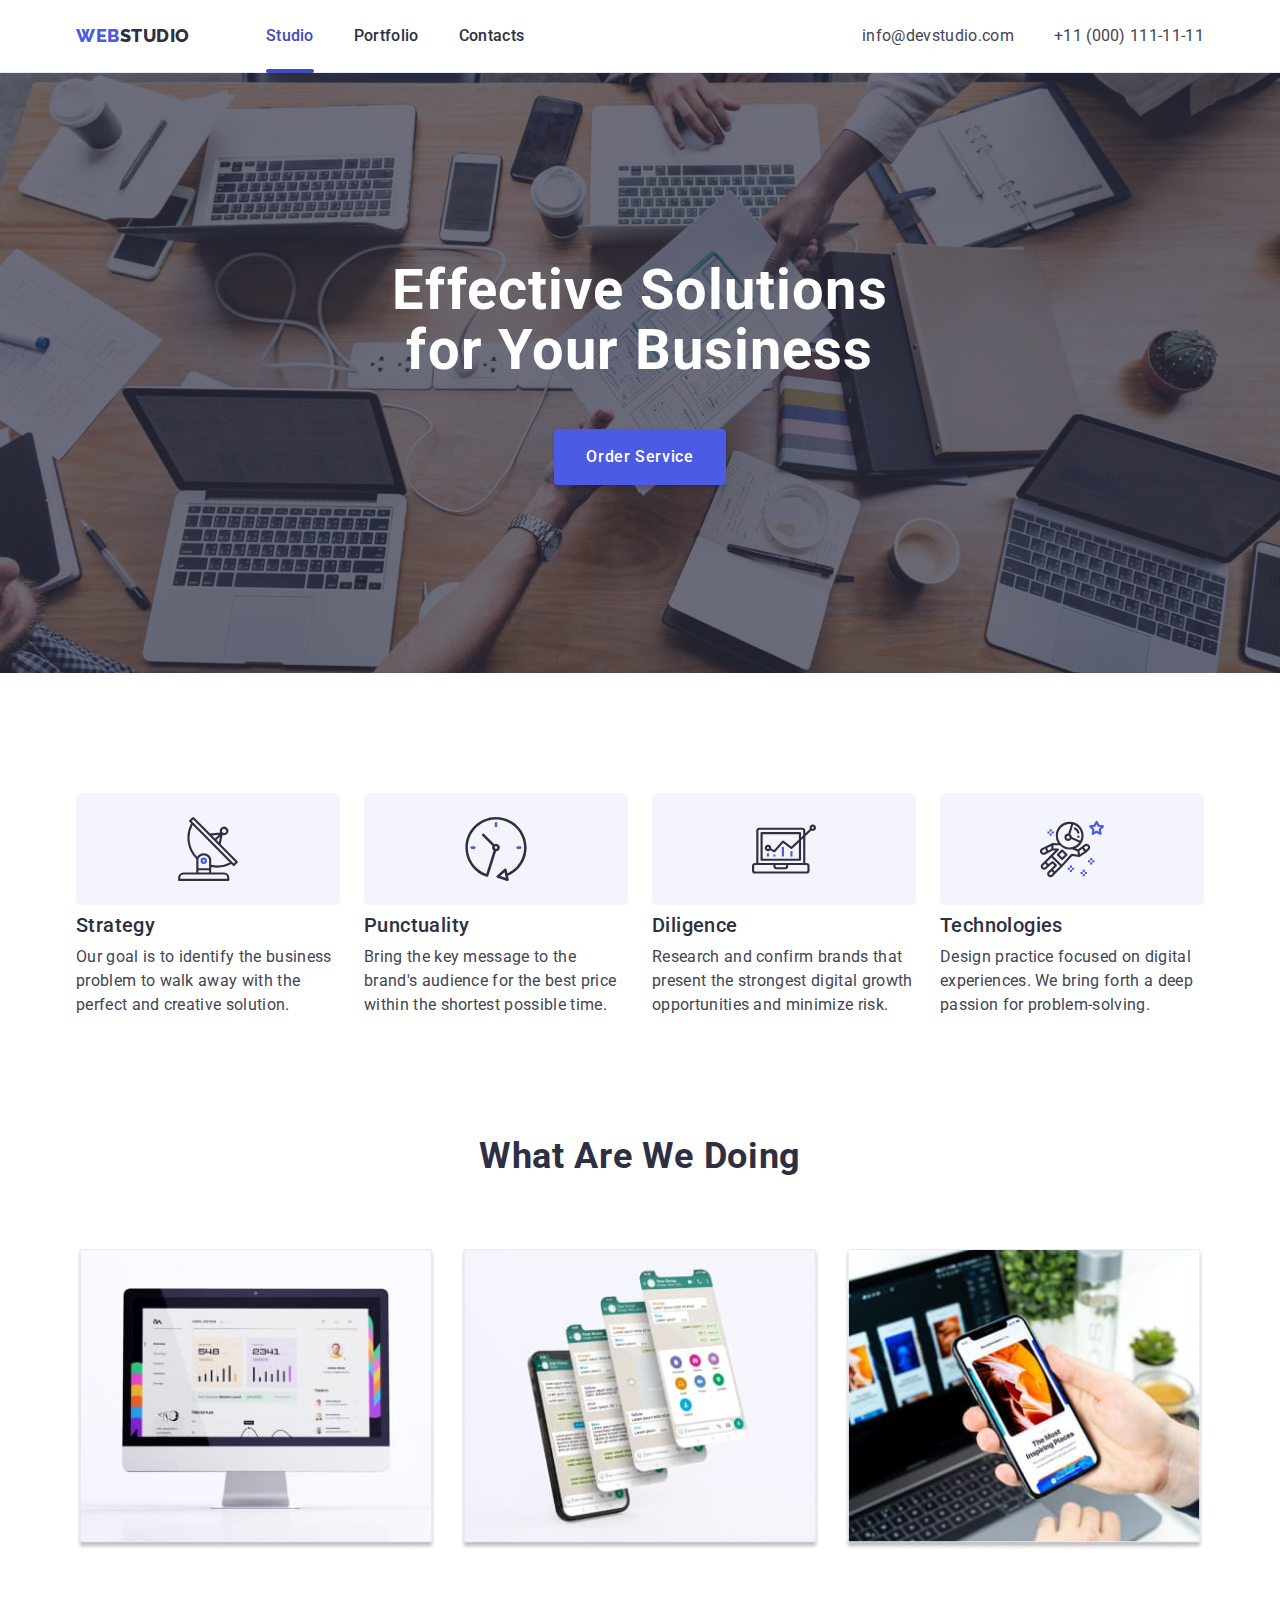
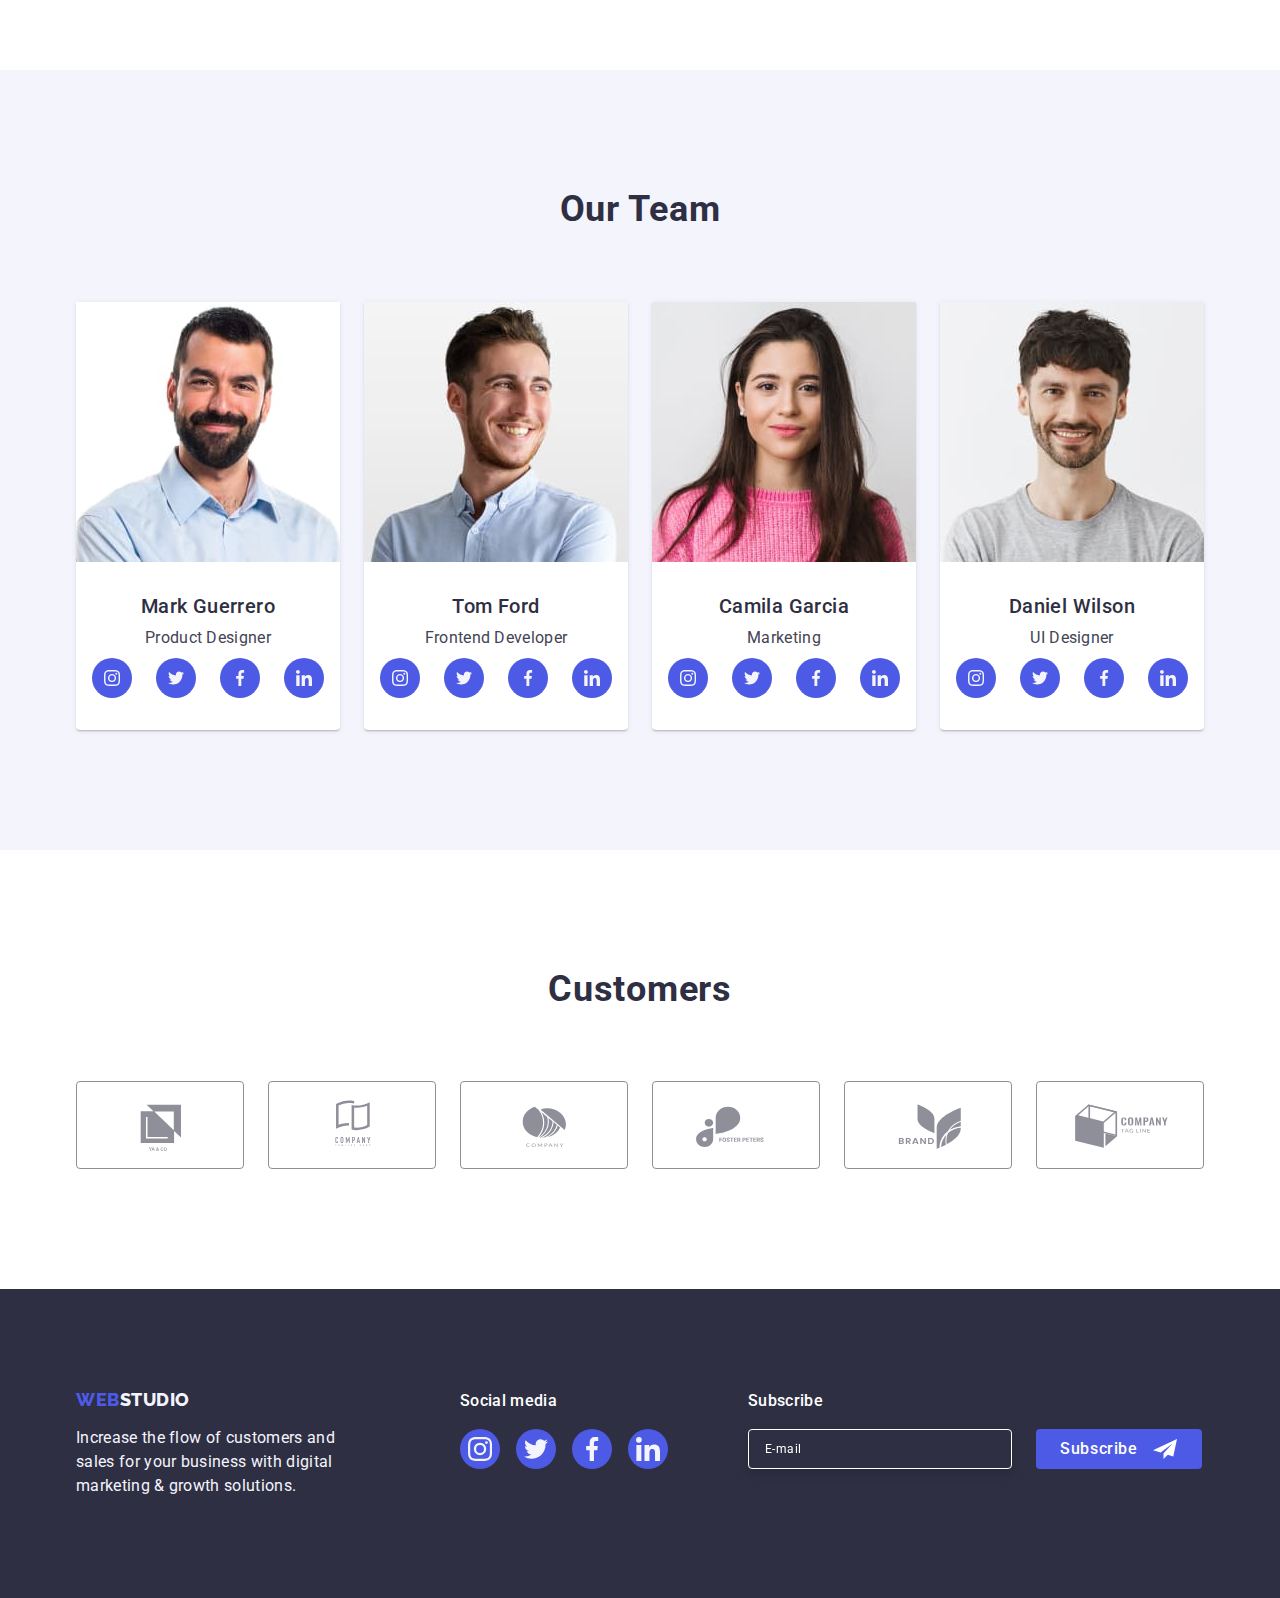
<file: index.html>
<!DOCTYPE html>
<html lang="en">
  <head>
    <meta charset="UTF-8" />
    <meta http-equiv="X-UA-Compatible" content="IE=edge" />
    <meta name="viewport" content="width=device-width, initial-scale=1.0" />
    <title>WebStudio</title>

    <link rel="preconnect" href="https://fonts.googleapis.com" />
    <link rel="preconnect" href="https://fonts.gstatic.com" crossorigin />
    <link
      href="https://fonts.googleapis.com/css2?family=Raleway:wght@800&family=Roboto:wght@400;500;700;900&display=swap"
      rel="stylesheet"
    />
    <!-- Normalize styles -->
    <link
      href="https://cdn.jsdelivr.net/npm/modern-normalize@1.1.0/modern-normalize.min.css"
      rel="stylesheet"
    />

    <link rel="stylesheet" href="./css/styles.css" />
  </head>

  <body>
    <!-- Header page -->
    <header class="header">
      <div class="container header-page">
        <nav class="nav-page">
          <a href="./index.html" class="logo link"
            >Web<span class="logo-dark">Studio</span></a
          >
          <ul class="menu list">
            <li class="item">
              <a href="./index.html" class="menu-header activ link">Studio</a>
            </li>
            <li class="item">
              <a href="./portfolio.html" class="menu-header link">Portfolio</a>
            </li>
            <li class="item">
              <a href="" class="menu-header link">Contacts</a>
            </li>
          </ul>
        </nav>

        <address class="address">
          <ul class="address list">
            <li class="item">
              <a href="mailto:info@devstudio.com" class="address link"
                >info@devstudio.com</a
              >
            </li>
            <li class="item">
              <a href="tel:+110001111111" class="address link"
                >+11 (000) 111-11-11</a
              >
            </li>
          </ul>
        </address>
      </div>
    </header>

    <main>
      <!-- Section Hero image-->
      <section class="hero">
        <div class="container">
          <h1 class="hero-title">Effective Solutions for Your Business</h1>
          <button class="btn hero-btn" type="button" data-modal-open>
            Order Service
          </button>
        </div>
      </section>

      <!-- Modal window -->
      <div class="background is-hidden" data-modal>
        <div class="modal">
          <button class="modal-btn" type="button" data-modal-close>
            <svg class="modal-icon" width="8" height="8">
              <use href="./images/icon.svg#icon-close-black"></use>
            </svg>
          </button>

          <!-------------------------------------------------------------->
          <strong class="modal-text">
            Leave your contacts and we will call you back
          </strong>

          <form class="modal-form" name="modal_form" autocomplete="off">
            <label class="modal-form-label">
              <span class="modal-form-text">Name</span>
              <span class="modal-form-input-wrapper">
                <input
                  class="modal-imput"
                  type="text"
                  name="user_name"
                  required
                  minlength="2"
                />
                <svg class="modal-form-icon" width="18" height="24">
                  <use href="./images/icon.svg#icon-person"></use>
                </svg>
              </span>
            </label>

            <label class="modal-form-label">
              <span class="modal-form-text">Phone</span>
              <span class="modal-form-input-wrapper">
                <input
                  class="modal-imput"
                  type="tel"
                  name="phone_number"
                  required
                  minlength="12"
                  maxlength="12"
                />
                <svg class="modal-form-icon" width="18" height="24">
                  <use href="./images/icon.svg#icon-phone"></use>
                </svg>
              </span>
            </label>

            <label class="modal-form-label">
              <span class="modal-form-text">Email</span>
              <span class="modal-form-input-wrapper">
                <input
                  class="modal-imput"
                  type="email"
                  name="email"
                  required
                  pattern="^(?=.*[a-z])(?=.*[A-Z])"
                />
                <svg class="modal-form-icon" width="18" height="24">
                  <use href="./images/icon.svg#icon-email"></use>
                </svg>
              </span>
            </label>

            <label class="modal-form-comment">
              <span class="modal-form-text">Comment</span>
              <textarea
                class="modal-comment"
                name="feedback"
                rows="5"
                placeholder="Text input"
              ></textarea>
            </label>

            <label class="modal-form-agreement">
              <input
                class="modal-form-agreement-box"
                type="checkbox"
                name="user_agreementy"
              />
              <span class="modal-form-text-agreement"
                >I accept the terms and conditions of the
                <a class="modal-form-agreement-link" href=""
                  >Privacy Policy</a
                ></span
              >
            </label>

            <button class="btn" type="submit">Send</button>
          </form>

          <!-- /------------------------------------------------------------------>
        </div>
      </div>

      <!-- Section 2  -->
      <section class="section">
        <div class="container">
          <h2 class="section-title visually-hidden">Company features</h2>
          <ul class="feature-list list">
            <li class="functions">
              <div class="functions-ikon">
                <svg class="icon-svg" width="64" height="64">
                  <use href="./images/icon.svg#icon-antenna"></use>
                </svg>
              </div>
              <h3 class="section-heading">Strategy</h3>
              <p class="section-text">
                Our goal is to identify the business problem to walk away with
                the perfect and creative solution.
              </p>
            </li>

            <li class="functions">
              <div class="functions-ikon">
                <svg class="icon-svg" width="64" height="64">
                  <use href="./images/icon.svg#icon-clock"></use>
                </svg>
              </div>
              <h3 class="section-heading">Punctuality</h3>
              <p class="section-text">
                Bring the key message to the brand's audience for the best price
                within the shortest possible time.
              </p>
            </li>

            <li class="functions">
              <div class="functions-ikon">
                <svg class="icon-svg" width="64" height="64">
                  <use href="./images/icon.svg#icon-diagram"></use>
                </svg>
              </div>
              <h3 class="section-heading">Diligence</h3>
              <p class="section-text">
                Research and confirm brands that present the strongest digital
                growth opportunities and minimize risk.
              </p>
            </li>

            <li class="functions">
              <div class="functions-ikon">
                <svg class="icon-svg" width="64" height="64">
                  <use href="./images/icon.svg#icon-astronaut"></use>
                </svg>
              </div>
              <h3 class="section-heading">Technologies</h3>
              <p class="section-text">
                Design practice focused on digital experiences. We bring forth a
                deep passion for problem-solving.
              </p>
            </li>
          </ul>
        </div>
      </section>

      <!-- Section 3 -->
      <section class="section-three">
        <div class="container">
          <h2 class="section-subject">What are we doing</h2>
          <ul class="section-image list">
            <li class="sect-img">
              <img
                class="image link"
                src="./images/hw-01/computer.jpg"
                alt="computer"
                width="360"
                height="300"
              />
            </li>
            <li class="sect-img">
              <img
                class="image link"
                src="./images/hw-01/telephone.jpg"
                alt="telephone"
                width="360"
                height="300"
              />
            </li>
            <li class="sect-img">
              <img
                class="image link"
                src="./images/hw-01/phone_in_hand.jpg"
                alt="phone in hand"
                width="360"
                height="300"
              />
            </li>
          </ul>
        </div>
      </section>

      <!-- Section 4 -->
      <section class="sections-page">
        <div class="container">
          <h2 class="section-title">Our Team</h2>
          <ul class="sections-list list">
            <li class="items">
              <img
                class="img link"
                src="./images/hw-01/Mark_Guerrero.jpg"
                alt="Mark Guerrero"
                width="264"
                height="260"
              />
              <div class="name-position">
                <h3 class="section-heading">Mark Guerrero</h3>
                <p class="section-text-position">Product Designer</p>
                <ul class="social-list list">
                  <li class="social-list-item">
                    <a
                      class="social-link link"
                      href="http://instagram.com"
                      target="_blank"
                      rel="noopener noreferrer"
                      aria-label="Instagram ikon"
                    >
                      <svg class="social-ikon" width="16" height="16">
                        <use href="./images/icon.svg#icon-instagram"></use>
                      </svg>
                    </a>
                  </li>
                  <li class="social-list-item">
                    <a
                      class="social-link link"
                      href="http://twitter.com"
                      target="_blank"
                      rel="noopener noreferrer"
                      aria-label="Twitter ikon"
                    >
                      <svg class="social-ikon" width="16" height="16">
                        <use href="./images/icon.svg#icon-twitter"></use>
                      </svg>
                    </a>
                  </li>
                  <li class="social-list-item">
                    <a
                      class="social-link link"
                      href="http://facebook.com"
                      target="_blank"
                      rel="noopener noreferrer"
                      aria-label="Facebook ikon"
                    >
                      <svg class="social-ikon" width="16" height="16">
                        <use href="./images/icon.svg#icon-facebook"></use>
                      </svg>
                    </a>
                  </li>
                  <li class="social-list-item">
                    <a
                      class="social-link link"
                      href="http://linkedin.com"
                      target="_blank"
                      rel="noopener noreferrer"
                      aria-label="linkedin ikon"
                    >
                      <svg class="social-ikon" width="16" height="16">
                        <use href="./images/icon.svg#icon-linkedin"></use>
                      </svg>
                    </a>
                  </li>
                </ul>
              </div>
            </li>

            <li class="items">
              <img
                class="img link"
                src="./images/hw-01/Tom_Ford.jpg"
                alt="Tom Ford"
                width="264"
                height="260"
              />
              <div class="name-position">
                <h3 class="section-heading">Tom Ford</h3>
                <p class="section-text-position">Frontend Developer</p>
                <ul class="social-list list">
                  <li class="social-list-item">
                    <a
                      class="social-link link"
                      href="http://instagram.com"
                      target="_blank"
                      rel="noopener noreferrer"
                      aria-label="Instagram ikon"
                    >
                      <svg class="social-ikon" width="16" height="16">
                        <use href="./images/icon.svg#icon-instagram"></use>
                      </svg>
                    </a>
                  </li>
                  <li class="social-list-item">
                    <a
                      class="social-link link"
                      href="http://twitter.com"
                      target="_blank"
                      rel="noopener noreferrer"
                      aria-label="Twitter ikon"
                    >
                      <svg class="social-ikon" width="16" height="16">
                        <use href="./images/icon.svg#icon-twitter"></use>
                      </svg>
                    </a>
                  </li>
                  <li class="social-list-item">
                    <a
                      class="social-link link"
                      href="http://facebook.com"
                      target="_blank"
                      rel="noopener noreferrer"
                      aria-label="Facebook ikon"
                    >
                      <svg class="social-ikon" width="16" height="16">
                        <use href="./images/icon.svg#icon-facebook"></use>
                      </svg>
                    </a>
                  </li>
                  <li class="social-list-item">
                    <a
                      class="social-link link"
                      href="http://linkedin.com"
                      target="_blank"
                      rel="noopener noreferrer"
                      aria-label="linkedin ikon"
                    >
                      <svg class="social-ikon" width="16" height="16">
                        <use href="./images/icon.svg#icon-linkedin"></use>
                      </svg>
                    </a>
                  </li>
                </ul>
              </div>
            </li>

            <li class="items">
              <img
                class="img link"
                src="./images/hw-01/Camila_Garcia.jpg"
                alt="Camila Garcia"
                width="264"
                height="260"
              />
              <div class="name-position">
                <h3 class="section-heading">Camila Garcia</h3>
                <p class="section-text-position">Marketing</p>
                <ul class="social-list list">
                  <li class="social-list-item">
                    <a
                      class="social-link link"
                      href="http://instagram.com"
                      target="_blank"
                      rel="noopener noreferrer"
                      aria-label="Instagram ikon"
                    >
                      <svg class="social-ikon" width="16" height="16">
                        <use href="./images/icon.svg#icon-instagram"></use>
                      </svg>
                    </a>
                  </li>
                  <li class="social-list-item">
                    <a
                      class="social-link link"
                      href="http://twitter.com"
                      target="_blank"
                      rel="noopener noreferrer"
                      aria-label="Twitter ikon"
                    >
                      <svg class="social-ikon" width="16" height="16">
                        <use href="./images/icon.svg#icon-twitter"></use>
                      </svg>
                    </a>
                  </li>
                  <li class="social-list-item">
                    <a
                      class="social-link link"
                      href="http://facebook.com"
                      target="_blank"
                      rel="noopener noreferrer"
                      aria-label="Facebook ikon"
                    >
                      <svg class="social-ikon" width="16" height="16">
                        <use href="./images/icon.svg#icon-facebook"></use>
                      </svg>
                    </a>
                  </li>
                  <li class="social-list-item">
                    <a
                      class="social-link link"
                      href="http://linkedin.com"
                      target="_blank"
                      rel="noopener noreferrer"
                      aria-label="linkedin ikon"
                    >
                      <svg class="social-ikon" width="16" height="16">
                        <use href="./images/icon.svg#icon-linkedin"></use>
                      </svg>
                    </a>
                  </li>
                </ul>
              </div>
            </li>

            <li class="items">
              <img
                class="img link"
                src="./images/hw-01/Daniel_Wilson.jpg"
                alt="Daniel Wilson"
                width="264"
                height="260"
              />
              <div class="name-position">
                <h3 class="section-heading">Daniel Wilson</h3>
                <p class="section-text-position">UI Designer</p>
                <ul class="social-list list">
                  <li class="social-list-item">
                    <a
                      class="social-link link"
                      href="http://instagram.com"
                      target="_blank"
                      rel="noopener noreferrer"
                      aria-label="Instagram ikon"
                    >
                      <svg class="social-ikon" width="16" height="16">
                        <use href="./images/icon.svg#icon-instagram"></use>
                      </svg>
                    </a>
                  </li>
                  <li class="social-list-item">
                    <a
                      class="social-link link"
                      href="http://twitter.com"
                      target="_blank"
                      rel="noopener noreferrer"
                      aria-label="Twitter ikon"
                    >
                      <svg class="social-ikon" width="16" height="16">
                        <use href="./images/icon.svg#icon-twitter"></use>
                      </svg>
                    </a>
                  </li>
                  <li class="social-list-item">
                    <a
                      class="social-link link"
                      href="http://facebook.com"
                      target="_blank"
                      rel="noopener noreferrer"
                      aria-label="Facebook ikon"
                    >
                      <svg class="social-ikon" width="16" height="16">
                        <use href="./images/icon.svg#icon-facebook"></use>
                      </svg>
                    </a>
                  </li>
                  <li class="social-list-item">
                    <a
                      class="social-link link"
                      href="http://linkedin.com"
                      target="_blank"
                      rel="noopener noreferrer"
                      aria-label="linkedin ikon"
                    >
                      <svg class="social-ikon" width="16" height="16">
                        <use href="./images/icon.svg#icon-linkedin"></use>
                      </svg>
                    </a>
                  </li>
                </ul>
              </div>
            </li>
          </ul>
        </div>
      </section>

      <!-- Section 5 -->
      <section class="section">
        <div class="container">
          <h2 class="section-title">Customers</h2>

          <ul class="customers-list list">
            <li class="client-item">
              <a href="" class="client-link link">
                <svg class="client-ikon" width="104" height="56">
                  <use href="./images/icon.svg#icon-logo-yc"></use>
                </svg>
              </a>
            </li>

            <li class="client-item">
              <a href="" class="client-link link">
                <svg class="client-ikon" width="104" height="56">
                  <use href="./images/icon.svg#icon-logo-tagline"></use>
                </svg>
              </a>
            </li>

            <li class="client-item">
              <a href="" class="client-link link">
                <svg class="client-ikon" width="104" height="56">
                  <use href="./images/icon.svg#icon-logo-company"></use>
                </svg>
              </a>
            </li>

            <li class="client-item">
              <a href="" class="client-link link">
                <svg class="client-ikon" width="104" height="56">
                  <use href="./images/icon.svg#icon-logo-fp"></use>
                </svg>
              </a>
            </li>

            <li class="client-item">
              <a href="" class="client-link link">
                <svg class="client-ikon" width="104" height="56">
                  <use href="./images/icon.svg#icon-logo-brand"></use>
                </svg>
              </a>
            </li>

            <li class="client-item">
              <a href="" class="client-link link">
                <svg class="client-ikon" width="104" height="56">
                  <use href="./images/icon.svg#icon-logo-taghere"></use>
                </svg>
              </a>
            </li>
          </ul>
        </div>
      </section>
    </main>

    <!-- Footer page -->
    <footer class="footer">
      <!-- 1 -->
      <div class="container footer-soc-media">
        <div class="footer-list">
          <a href="./index.html" class="footer-logo logo link"
            >Web<span class="logo-light">Studio</span></a
          >
          <p class="footer-text">
            Increase the flow of customers and sales for your business with
            digital marketing & growth solutions.
          </p>
        </div>
        <!-- 2 -->
        <div class="footer-social-media">
          <p class="footer-text-social">Social media</p>
          <ul class="social-list media-footer list">
            <li class="social-list-item">
              <a
                class="social-link soc-footer link"
                href="http://instagram.com"
                target="_blank"
                rel="noopener noreferrer"
                aria-label="Instagram ikon"
              >
                <svg class="social-ikon" width="24" height="24">
                  <use href="./images/icon.svg#icon-instagram"></use>
                </svg>
              </a>
            </li>
            <li class="social-list-item">
              <a
                class="social-link soc-footer link"
                href="http://twitter.com"
                target="_blank"
                rel="noopener noreferrer"
                aria-label="Twitter ikon"
              >
                <svg class="social-ikon" width="24" height="24">
                  <use href="./images/icon.svg#icon-twitter"></use>
                </svg>
              </a>
            </li>
            <li class="social-list-item">
              <a
                class="social-link soc-footer link"
                href="http://facebook.com"
                target="_blank"
                rel="noopener noreferrer"
                aria-label="Facebook ikon"
              >
                <svg class="social-ikon" width="24" height="24">
                  <use href="./images/icon.svg#icon-facebook"></use>
                </svg>
              </a>
            </li>
            <li class="social-list-item">
              <a
                class="social-link soc-footer link"
                href="http://linkedin.com"
                target="_blank"
                rel="noopener noreferrer"
                aria-label="linkedin ikon"
              >
                <svg class="social-ikon" width="24" height="24">
                  <use href="./images/icon.svg#icon-linkedin"></use>
                </svg>
              </a>
            </li>
          </ul>
        </div>
        <!-- 3 -->
        <div class="footer-email">
          <p class="footer-text-social">Subscribe</p>
          <form class="footer-email-btm">
            <label class="footer-label">
              <input
                class="footer-input"
                type="email"
                name="email"
                required
                pattern="^(?=.*[a-z])(?=.*[A-Z])"
                placeholder="E-mail"
              />
            </label>
            <button class="footer-btn" type="submit">
              Subscribe
              <svg class="footer-icon" width="24" height="24">
                <use href="./images/icon.svg#icon-frame"></use>
              </svg>
            </button>
          </form>
        </div>
      </div>
    </footer>
    <!-- Підключення скрипту для модально вікна -->
    <script src="./js/modal.js"></script>
  </body>
</html>
</file>
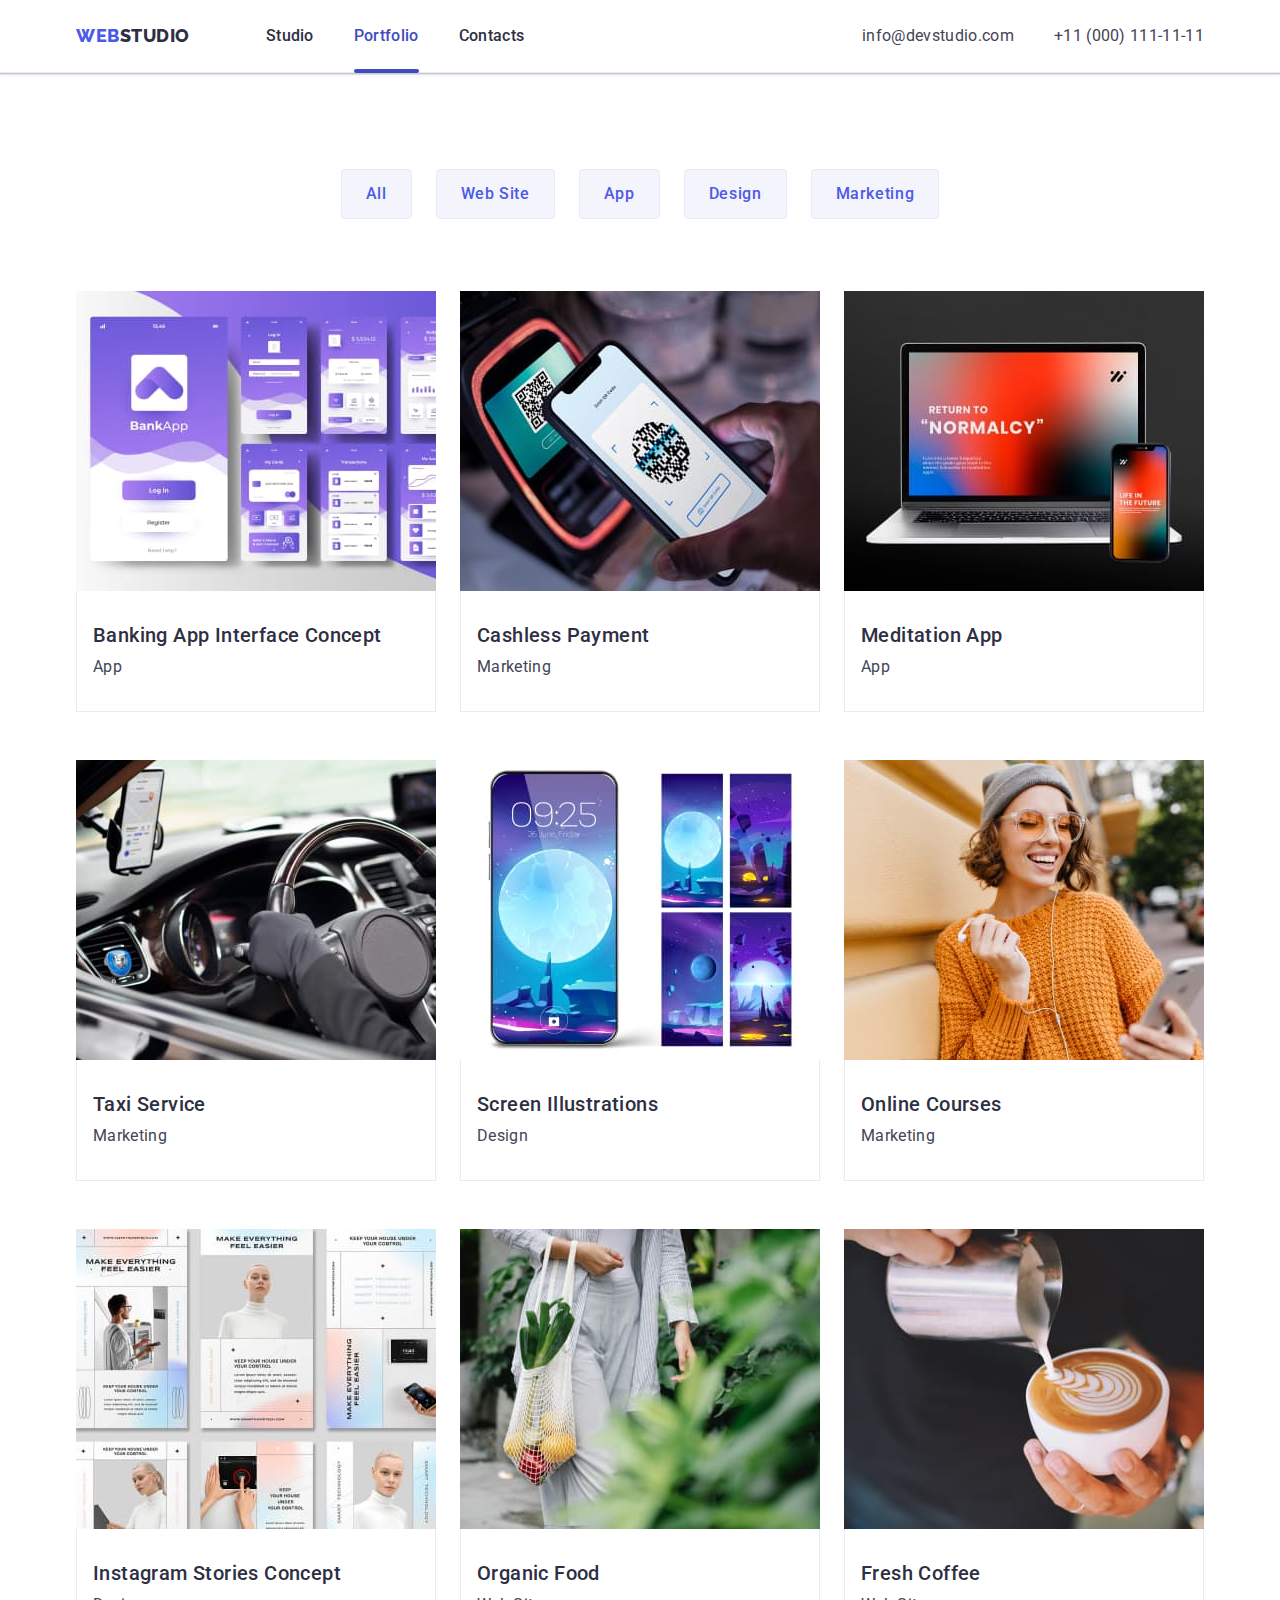
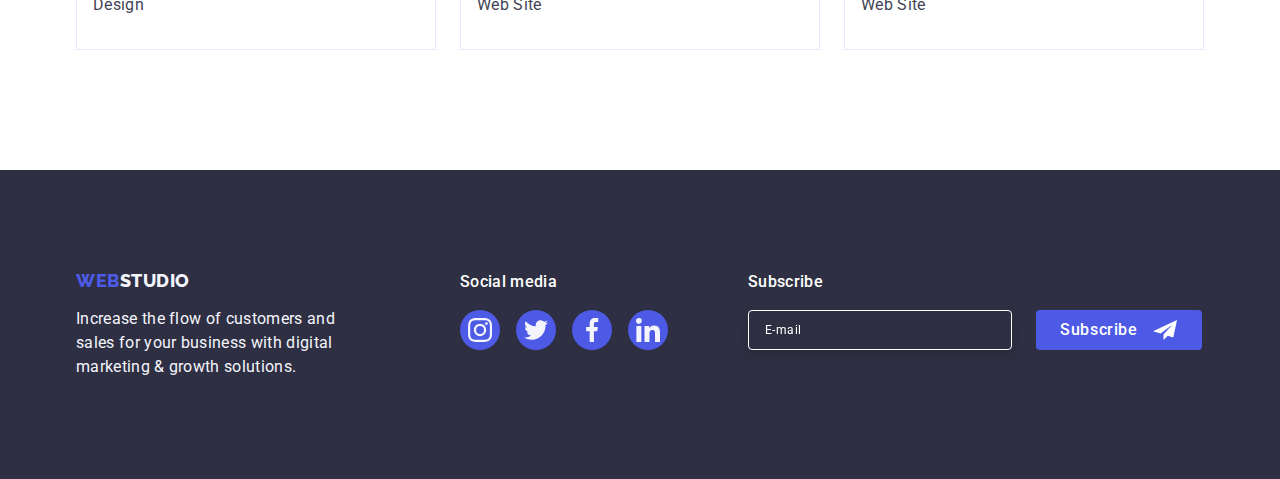
<file: portfolio.html>
<!DOCTYPE html>
<html lang="en">
  <head>
    <meta charset="UTF-8" />
    <meta http-equiv="X-UA-Compatible" content="IE=edge" />
    <meta name="viewport" content="width=device-width, initial-scale=1.0" />
    <title>WebStudio</title>

    <link rel="preconnect" href="https://fonts.googleapis.com" />
    <link rel="preconnect" href="https://fonts.gstatic.com" crossorigin />
    <link
      href="https://fonts.googleapis.com/css2?family=Raleway:wght@800&family=Roboto:wght@400;500;700;900&display=swap"
      rel="stylesheet"
    />
    <!-- Normalize styles -->
    <link
      href="https://cdn.jsdelivr.net/npm/modern-normalize@1.1.0/modern-normalize.min.css"
      rel="stylesheet"
    />

    <link rel="stylesheet" href="./css/styles.css" />
  </head>

  <body>
    <!--Header portfolio-->
    <header class="header">
      <div class="container header-page">
        <nav class="nav-page">
          <a href="./index.html" class="logo link"
            >Web<span class="logo-dark">Studio</span></a
          >
          <ul class="menu list">
            <li class="item">
              <a href="./index.html" class="menu-header link">Studio</a>
            </li>
            <li class="item">
              <a href="./portfolio.html" class="menu-header activ link"
                >Portfolio</a
              >
            </li>
            <li class="item">
              <a href="" class="menu-header link">Contacts</a>
            </li>
          </ul>
        </nav>

        <address class="address">
          <ul class="address list">
            <li class="item">
              <a href="mailto:info@devstudio.com" class="address link"
                >info@devstudio.com</a
              >
            </li>
            <li class="item">
              <a href="tel:+110001111111" class="address link"
                >+11 (000) 111-11-11</a
              >
            </li>
          </ul>
        </address>
      </div>
    </header>

    <main>
      <section class="section-portfolio">
        <div class="container">
          <h1 class="headline visually-hidden">Portfolio</h1>
          <!--Filters-->
          <ul class="btn-navigation list">
            <li><button type="button" class="btn-nav">All</button></li>
            <li><button type="button" class="btn-nav">Web Site</button></li>
            <li><button type="button" class="btn-nav">App</button></li>
            <li><button type="button" class="btn-nav">Design</button></li>
            <li><button type="button" class="btn-nav">Marketing</button></li>
          </ul>
          <ul class="card-set list">
            <!--Row1-->
            <li class="card-set-item">
              <a href="" class="card-set-link link">
                <div class="card-box">
                  <img
                    class="image"
                    src="./images/hw-02/bahk-app.jpg"
                    alt="banking app interface concept"
                    width="360"
                  />
                  <div class="overlay">
                    <p class="overlay-text">
                      14 Stylish and User-Friendly App Design Concepts · Task
                      Manager App · Calorie Tracker App · Exotic Fruit Ecommerce
                      App · Cloud Storage App
                    </p>
                  </div>
                </div>
                <div class="card-content">
                  <h2 class="section-heading text">
                    Banking App Interface Concept
                  </h2>
                  <p class="section-text">App</p>
                </div>
              </a>
            </li>

            <li class="card-set-item">
              <a href="" class="card-set-link link">
                <div class="card-box">
                  <img
                    class="image"
                    src="./images/hw-02/payment.jpg"
                    alt="cashless payment"
                    width="360"
                    height="300"
                  />
                  <div class="overlay">
                    <p class="overlay-text">
                      14 Stylish and User-Friendly App Design Concepts · Task
                      Manager App · Calorie Tracker App · Exotic Fruit Ecommerce
                      App · Cloud Storage App
                    </p>
                  </div>
                </div>
                <div class="card-content">
                  <h2 class="section-heading text">Cashless Payment</h2>
                  <p class="section-text">Marketing</p>
                </div>
              </a>
            </li>

            <li class="card-set-item">
              <a href="" class="card-set-link link">
                <div class="card-box">
                  <img
                    class="image"
                    src="./images/hw-02/meditation-app.jpg"
                    alt="meditation app"
                    width="360"
                    height="300"
                  />
                  <div class="overlay">
                    <p class="overlay-text">
                      14 Stylish and User-Friendly App Design Concepts · Task
                      Manager App · Calorie Tracker App · Exotic Fruit Ecommerce
                      App · Cloud Storage App
                    </p>
                  </div>
                </div>
                <div class="card-content">
                  <h2 class="section-heading text">Meditation App</h2>
                  <p class="section-text">App</p>
                </div>
              </a>
            </li>
            <!--Row2-->
            <li class="card-set-item">
              <a href="" class="card-set-link link">
                <div class="card-box">
                  <img
                    class="image"
                    src="./images/hw-02/taxi-service.jpg"
                    alt="taxi service"
                    width="360"
                    height="300"
                  />
                  <div class="overlay">
                    <p class="overlay-text">
                      14 Stylish and User-Friendly App Design Concepts · Task
                      Manager App · Calorie Tracker App · Exotic Fruit Ecommerce
                      App · Cloud Storage App
                    </p>
                  </div>
                </div>
                <div class="card-content">
                  <h2 class="section-heading text">Taxi Service</h2>
                  <p class="section-text">Marketing</p>
                </div>
              </a>
            </li>
            <li class="card-set-item">
              <a href="" class="card-set-link link">
                <div class="card-box">
                  <img
                    class="image link"
                    src="./images/hw-02/screen-illustrations.jpg"
                    alt="screen illustrations"
                    width="360"
                    height="300"
                  />
                  <div class="overlay">
                    <p class="overlay-text">
                      14 Stylish and User-Friendly App Design Concepts · Task
                      Manager App · Calorie Tracker App · Exotic Fruit Ecommerce
                      App · Cloud Storage App
                    </p>
                  </div>
                </div>
                <div class="card-content">
                  <h2 class="section-heading text">Screen Illustrations</h2>
                  <p class="section-text">Design</p>
                </div>
              </a>
            </li>

            <li class="card-set-item">
              <a href="" class="card-set-link link">
                <div class="card-box">
                  <img
                    class="image"
                    src="./images/hw-02/online-courses.jpg"
                    alt="online courses"
                    width="360"
                    height="300"
                  />
                  <div class="overlay">
                    <p class="overlay-text">
                      14 Stylish and User-Friendly App Design Concepts · Task
                      Manager App · Calorie Tracker App · Exotic Fruit Ecommerce
                      App · Cloud Storage App
                    </p>
                  </div>
                </div>
                <div class="card-content">
                  <h2 class="section-heading text">Online Courses</h2>
                  <p class="section-text">Marketing</p>
                </div>
              </a>
            </li>
            <!--Row3-->
            <li class="card-set-item">
              <a href="" class="card-set-link link">
                <div class="card-box">
                  <img
                    class="image"
                    src="./images/hw-02/instagram-concept.jpg"
                    alt="instagram stories concept"
                    width="360"
                    height="300"
                  />
                  <div class="overlay">
                    <p class="overlay-text">
                      14 Stylish and User-Friendly App Design Concepts · Task
                      Manager App · Calorie Tracker App · Exotic Fruit Ecommerce
                      App · Cloud Storage App
                    </p>
                  </div>
                </div>
                <div class="card-content">
                  <h2 class="section-heading text">
                    Instagram Stories Concept
                  </h2>
                  <p class="section-text">Design</p>
                </div>
              </a>
            </li>
            <li class="card-set-item">
              <a href="" class="card-set-link link">
                <div class="card-box">
                  <img
                    class="image"
                    src="./images/hw-02/organic-food.jpg"
                    alt="organic food"
                    width="360"
                    height="300"
                  />
                  <div class="overlay">
                    <p class="overlay-text">
                      14 Stylish and User-Friendly App Design Concepts · Task
                      Manager App · Calorie Tracker App · Exotic Fruit Ecommerce
                      App · Cloud Storage App
                    </p>
                  </div>
                </div>
                <div class="card-content">
                  <h2 class="section-heading text">Organic Food</h2>
                  <p class="section-text">Web Site</p>
                </div>
              </a>
            </li>
            <li class="card-set-item">
              <a href="" class="card-set-link link">
                <div class="card-box">
                  <img
                    class="image link"
                    src="./images/hw-02/fresh-coffee.jpg"
                    alt="fresh coffee"
                    width="360"
                    height="300"
                  />
                  <div class="overlay">
                    <p class="overlay-text">
                      14 Stylish and User-Friendly App Design Concepts · Task
                      Manager App · Calorie Tracker App · Exotic Fruit Ecommerce
                      App · Cloud Storage App
                    </p>
                  </div>
                </div>
                <div class="card-content">
                  <h2 class="section-heading text">Fresh Coffee</h2>
                  <p class="section-text">Web Site</p>
                </div>
              </a>
            </li>
          </ul>
        </div>
      </section>
    </main>

    <!--Footer portfolio-->
    <footer class="footer">
      <!-- 1 -->
      <div class="container footer-soc-media">
        <div class="footer-list">
          <a href="./index.html" class="footer-logo logo link"
            >Web<span class="logo-light">Studio</span></a
          >
          <p class="footer-text">
            Increase the flow of customers and sales for your business with
            digital marketing & growth solutions.
          </p>
        </div>
        <!-- 2 -->
        <div class="footer-social-media">
          <p class="footer-text-social">Social media</p>
          <ul class="social-list media-footer list">
            <li class="social-list-item">
              <a
                class="social-link soc-footer link"
                href="http://instagram.com"
                target="_blank"
                rel="noopener noreferrer"
                aria-label="Instagram ikon"
              >
                <svg class="social-ikon" width="24" height="24">
                  <use href="./images/icon.svg#icon-instagram"></use>
                </svg>
              </a>
            </li>
            <li class="social-list-item">
              <a
                class="social-link soc-footer link"
                href="http://twitter.com"
                target="_blank"
                rel="noopener noreferrer"
                aria-label="Twitter ikon"
              >
                <svg class="social-ikon" width="24" height="24">
                  <use href="./images/icon.svg#icon-twitter"></use>
                </svg>
              </a>
            </li>
            <li class="social-list-item">
              <a
                class="social-link soc-footer link"
                href="http://facebook.com"
                target="_blank"
                rel="noopener noreferrer"
                aria-label="Facebook ikon"
              >
                <svg class="social-ikon" width="24" height="24">
                  <use href="./images/icon.svg#icon-facebook"></use>
                </svg>
              </a>
            </li>
            <li class="social-list-item">
              <a
                class="social-link soc-footer link"
                href="http://linkedin.com"
                target="_blank"
                rel="noopener noreferrer"
                aria-label="linkedin ikon"
              >
                <svg class="social-ikon" width="24" height="24">
                  <use href="./images/icon.svg#icon-linkedin"></use>
                </svg>
              </a>
            </li>
          </ul>
        </div>
        <!-- 3 -->
        <div class="footer-email">
          <p class="footer-text-social">Subscribe</p>
          <form class="footer-email-btm">
            <label class="footer-label">
              <input
                class="footer-input"
                type="email"
                name="email"
                required
                pattern="^(?=.*[a-z])(?=.*[A-Z])"
                placeholder="E-mail"
              />
            </label>
            <button class="footer-btn" type="submit">
              Subscribe
              <svg class="footer-icon" width="24" height="24">
                <use href="./images/icon.svg#icon-frame"></use>
              </svg>
            </button>
          </form>
        </div>
      </div>
    </footer>
  </body>
</html>
</file>
<file: css/styles.css>
:root {
  /**
    |============================
    | Color text
    |============================
  */
  /* SLATE */
  --main-color-text: #434455;
  /* NAVY BLUE */
  --title-text-color: #2e2f42;
  /* IRIS */
  --btn-color: #4d5ae5;
  /* CLOUD */
  --footer-text: #f4f4fd;
  /* Withe */
  --withe-text-color: #ffffff;
  /* LIGHT SLATE */
  --light-slate-text: #8e8f99;
  /**
  
    |============================
    | Color background
    |============================
  */
  /* Основний фон */
  --withe-color: #ffffff;
  /* NAVY BLUE */
  --bgr-navy-blue: #2e2f42;
  /* CLOUD */
  --bgr-cloud: #f4f4fd;
  /* IRIS */
  --bgr-btn-color: #4d5ae5;
  /* OCEAN - стан при натисненні*/
  --pressed-state-color: #404bbf;
  /* Колір лініі в хедері cornflower */
  --cornflower: #e7e9fc;
  /* LIGHT SLATE */
  --light-slate: #8e8f99;
  /* GREEN */
  --green: #31d0aa;
  /* Dairy */
  --dairy: #fcfcfc;
  /**
    |============================
    | Others
    |============================
  */
  --indent: 24px;
  --indent-b: 48px;
  --items: 3;
  --items-b: 4;
  --items-c: 6;
}

body {
  /* text */
  font-family: "Roboto", sans-serif;
  font-weight: 400;
  font-size: 16px;
  line-height: 1.5;
  letter-spacing: 0.02em;
  /* color */
  background-color: var(--withe-color);
  color: var(--main-color-text);
}

/* reset start */
h1,
h2,
h3,
h4,
h5,
h6,
p {
  margin: 0;
}
/* Скидання заданих стандартних выдступів для картинок */
img {
  display: block;
  max-width: 100%;
  height: auto;
}
/* Прибирання підчеркування*/
.link {
  text-decoration: none;
}
/* Прибирання точок */
.list {
  margin: 0;
  padding: 0;
  list-style: none;
}
/* Приховувуємо елемент */
.visually-hidden {
  position: absolute;
  width: 1px;
  height: 1px;
  margin: -1px;
  border: 0;
  padding: 0;

  white-space: nowrap;
  clip-path: inset(100%);
  clip: rect(0 0 0 0);
  overflow: hidden;
}
/* reset end */
.container {
  width: 1158px;
  padding-left: 15px;
  padding-right: 15px;
  margin-left: auto;
  margin-right: auto;
}
.section {
  padding-top: 120px;
  padding-bottom: 120px;
}
/**
  |============ ================
  | Header Logo
  |============================
*/
.header {
  border-bottom: 1px solid var(--cornflower);
  box-shadow: 0px 2px 1px rgba(46, 47, 66, 0.08),
    0px 1px 1px rgba(46, 47, 66, 0.16), 0px 1px 6px rgba(46, 47, 66, 0.08);
}
.header-page {
  display: flex;
  align-items: center;
}
.nav-page {
  display: flex;
  margin-right: auto;
  align-items: center;
}

.logo {
  padding-top: 24px;
  padding-bottom: 24px;
  margin-right: 76px;

  font-family: "Raleway", sans-serif;
  font-weight: 800;
  font-size: 18px;
  line-height: 1.17;
  letter-spacing: 0.03em;
  text-transform: uppercase;

  color: var(--btn-color);
}

.logo-dark {
  color: var(--title-text-color);
}
.logo-light {
  color: var(--footer-text);
}
/**
  |============================
  | Header Menu
  |============================
*/
.menu {
  display: flex;
  gap: 40px;
}

.menu-header {
  position: relative;

  font-weight: 500;
  font-size: 16px;
  line-height: 1.5;
  letter-spacing: 0.02em;

  color: var(--title-text-color);
}

.menu-header::after {
  content: "";

  position: absolute;
  bottom: -1px;
  left: 0;

  display: block;
  width: 100%;
  height: 4px;

  border-radius: 2px;
  transition: background-color 250ms cubic-bezier(0.4, 0, 0.2, 1);
}
.menu-header.activ {
  color: var(--pressed-state-color);
}
.menu-header.activ::after {
  background-color: var(--pressed-state-color);
}

.menu .link {
  display: block;
  padding-top: 24px;
  padding-bottom: 24px;

  transition: color 250ms cubic-bezier(0.4, 0, 0.2, 1);
}

.menu .link:hover,
.menu .link:focus {
  color: var(--pressed-state-color);
}
/**
  |============================
  | Header address 
  |============================
*/
/* Прибирання курсиву */
.address {
  font-style: normal;
}
.address.list {
  display: flex;
  gap: 40px;
}

.address .link {
  display: block;
  padding-top: 24px;
  padding-bottom: 24px;

  color: var(--main-color-text);

  transition: color 250ms cubic-bezier(0.4, 0, 0.2, 1);
}
.list .link:hover,
.list .link:focus {
  color: var(--pressed-state-color);
}
/**
  |============================
  | Section hero  index.html
  |============================
*/
.hero {
  padding: 188px 0;

  max-width: 1440px;
  height: 600px;
  margin-left: auto;
  margin-right: auto;

  background-image: linear-gradient(
      rgba(46, 47, 66, 0.7),
      rgba(46, 47, 66, 0.7)
    ),
    url("../images/hw-04/people-office.jpg");
  background-position: center;
  background-repeat: no-repeat;
  background-size: cover;
  background-color: var(--bgr-navy-blue);
}

.hero-title {
  margin: auto;
  margin-bottom: 48px;
  max-width: 496px;

  font-size: 56px;
  line-height: 1.07;
  letter-spacing: 0.02em;
  text-align: center;

  color: var(--withe-text-color);
}

.btn {
  display: block;
  margin: auto;
  min-width: 169px;
  height: 56px;
  padding: 16px 32px;
  border: none;
  border-radius: 4px;
  box-shadow: 0px 4px 4px rgba(0, 0, 0, 0.15);

  font-family: inherit;
  font-weight: 500;
  font-size: 16px;
  line-height: 1.5;
  letter-spacing: 0.04em;
  cursor: pointer;

  background-color: var(--bgr-btn-color);
  color: var(--withe-text-color);

  transition: background-color 250ms cubic-bezier(0.4, 0, 0.2, 1);
}

.btn:hover,
.btn:focus {
  background-color: var(--pressed-state-color);
}
/**
  |============================
  |     Modal window
  |============================
*/
.background {
  position: fixed;
  top: 0;
  left: 0;

  width: 100%;
  height: 100%;

  background: rgba(46, 47, 66, 0.4);

  transition: opacity 250ms cubic-bezier(0.4, 0, 0.2, 1),
    visibility 250ms cubic-bezier(0.4, 0, 0.2, 1);
}

.background.is-hidden {
  opacity: 0;
  visibility: hidden;
  pointer-events: none;
}

.modal {
  position: absolute;
  top: 50%;
  left: 50%;

  transform: translate(-50%, -50%);

  width: 408px;
  min-height: 576px;
  padding: 72px 24px 24px 24px;

  background: var(--dairy);
  box-shadow: 0px 1px 1px rgba(0, 0, 0, 0.14), 0px 1px 3px rgba(0, 0, 0, 0.12),
    0px 2px 1px rgba(0, 0, 0, 0.2);
  border-radius: 4px;
}
.modal-btn {
  position: absolute;
  right: 24px;
  top: 24px;

  display: flex;
  justify-content: center;
  align-items: center;

  width: 24px;
  height: 24px;

  color: var(--bgr-navy-blue);
  background-color: var(--cornflower);
  border-radius: 50%;
  border: 1px solid rgba(0, 0, 0, 0.1);

  cursor: pointer;

  transition: fill 250ms cubic-bezier(0.4, 0, 0.2, 1),
    background-color 250ms cubic-bezier(0.4, 0, 0.2, 1);
}

.modal-btn:hover,
.modal-btn:focus {
  fill: var(--withe-color);
  background-color: var(--pressed-state-color);
}

/*-------------------------------------------------------------*/
.modal-text {
  display: block;

  margin-bottom: 16px;

  font-size: 16px;
  line-height: 1.5;

  text-align: center;
  letter-spacing: 0.02em;

  color: var(--title-text-color);
}

.modal-form {
  display: flex;
  flex-direction: column;
}

.modal-form-text {
  display: block;

  margin-bottom: 4px;

  font-size: 12px;
  line-height: 1.17;
  letter-spacing: 0.04em;

  color: var(--light-slate-text);
}

.modal-form-input-wrapper {
  display: block;
  position: relative;

  margin-bottom: 8px;
}

.modal-imput {
  padding: 0 38px;

  width: 100%;
  height: 40px;

  font-size: 18px;

  border: 1px solid rgba(46, 47, 66, 0.4);
  border-radius: 4px;

  outline: 1px solid transparent;
  outline-offset: -2px;

  color: var(--title-text-color);

  transition: outline-color 250ms cubic-bezier(0.4, 0, 0.2, 1);
}
.modal-imput:hover,
.modal-imput:focus {
  outline-color: var(--bgr-btn-color);
  border: transparent;
}

.modal-form-icon {
  position: absolute;
  display: block;

  top: 50%;
  left: 16px;

  transform: translateY(-50%);

  fill: var(--bgr-navy-blue);

  transition: fill 250ms cubic-bezier(0.4, 0, 0.2, 1);

  pointer-events: none;
}

.modal-imput:hover + .modal-form-icon,
.modal-imput:focus + .modal-form-icon {
  fill: var(--bgr-btn-color);
}

.modal-comment {
  display: block;

  font-size: 12px;
  line-height: 1.17;
  letter-spacing: 0.04em;

  width: 100%;
  min-height: 120px;
  padding: 8px 16px;
  margin-bottom: 16px;

  border: 1px solid rgba(46, 47, 66, 0.4);
  border-radius: 4px;
  outline: 1px solid transparent;
  outline-offset: -2px;

  color: var(--title-text-color);

  transition: outline-color 250ms cubic-bezier(0.4, 0, 0.2, 1);

  resize: none;
}

.modal-comment::placeholder {
  color: rgba(46, 47, 66, 0.4);
}

.modal-comment:hover,
.modal-comment:focus {
  outline-color: var(--bgr-btn-color);
  border: transparent;
}

.modal-form-agreement {
  display: flex;
  align-items: center;
  gap: 8px;

  margin-bottom: 24px;
}

.modal-form-text-agreement {
  display: block;

  font-size: 12px;
  line-height: 1.17;
  letter-spacing: 0.04em;

  color: var(--light-slate-text);
}

.modal-form-agreement-box {
  appearance: none;
  width: 16px;
  height: 16px;

  border: 1px solid rgba(46, 47, 66, 0.4);
  border-radius: 2px;

  background-image: url("data:image/svg+xml,%3Csvg width='10' height='8' viewBox='0 0 10 8' fill='none' xmlns='http://www.w3.org/2000/svg'%3E%3Cpath d='M8.44558 0.255056C8.61838 0.089653 8.84834 -0.00178848 9.08693 2.65108e-05C9.32551 0.0018415 9.55407 0.0967713 9.72436 0.264784C9.89466 0.432797 9.99337 0.660752 9.99968 0.900549C10.006 1.14034 9.91939 1.37323 9.75816 1.55005L4.86357 7.70436C4.7794 7.79551 4.67782 7.86865 4.5649 7.91942C4.45198 7.97018 4.33003 7.99754 4.20636 7.99984C4.08268 8.00214 3.95981 7.97935 3.8451 7.93282C3.73038 7.88629 3.62618 7.81698 3.53872 7.72903L0.292827 4.46564C0.202435 4.38096 0.129933 4.27884 0.0796475 4.16537C0.0293621 4.05191 0.00232279 3.92942 0.000143182 3.80522C-0.00203643 3.68102 0.0206883 3.55765 0.0669613 3.44248C0.113234 3.3273 0.182108 3.22267 0.269473 3.13483C0.356838 3.047 0.460905 2.97775 0.575465 2.93123C0.690026 2.88471 0.812734 2.86186 0.936267 2.86405C1.0598 2.86624 1.18163 2.89343 1.29449 2.94398C1.40734 2.99454 1.50892 3.06743 1.59315 3.15831L4.16189 5.73967L8.42227 0.28219C8.42994 0.272694 8.43813 0.263635 8.4468 0.255056H8.44558Z' fill='%23F4F4FD'/%3E%3C/svg%3E");
  background-repeat: no-repeat;
  background-position: center;
  background-size: 0;

  transition: background-color 250ms cubic-bezier(0.4, 0, 0.2, 1),
    border-color 250ms cubic-bezier(0.4, 0, 0.2, 1),
    background-size 250ms cubic-bezier(0.4, 0, 0.2, 1);
}

.modal-form-agreement-box:checked {
  background-color: var(--pressed-state-color);
  border-color: var(--pressed-state-color);
  background-size: 10px;
}

.modal-form-agreement-link {
  color: var(--btn-color);
}

/* ................................................................. */
/**
  |============================
  | Section 2 index.html
  |============================
*/
.feature-list {
  display: flex;
  gap: var(--indent);
}
.functions {
  width: calc((100% - (var(--indent) * (var(--items-b) - 1))) / var(--items-b));
}
.functions-ikon {
  display: flex;
  content: "";
  height: 112px;
  margin-bottom: 8px;

  justify-content: center;
  align-items: center;

  background-size: contain;
  background-repeat: no-repeat;
  background-position: center;
  background-color: var(--bgr-cloud);
  border-radius: 4px;
}

.section-heading {
  margin-bottom: 8px;

  font-weight: 500;
  font-size: 20px;
  line-height: 1.2;
  letter-spacing: 0.02em;

  color: var(--title-text-color);
}
/**
  |============================
  | Section 3 index.html
  |============================
*/
.section-three {
  padding-bottom: 120px;
}
.section-subject {
  margin-bottom: 72px;

  font-size: 36px;
  line-height: 1.11;
  text-align: center;
  letter-spacing: 0.02em;
  text-transform: capitalize;

  color: var(--title-text-color);
}
.section-image {
  display: flex;
  gap: var(--indent);
}
/**
  |============================
  | Section 4 index.html
  |============================
*/
.sections-page {
  padding-top: 120px;
  padding-bottom: 120px;

  background-color: var(--bgr-cloud);
}
.section-title {
  margin-bottom: 72px;

  font-size: 36px;
  line-height: 1.1;
  /* line-height: 1.11; */
  text-align: center;
  letter-spacing: 0.02em;
  text-transform: capitalize;

  color: var(--title-text-color);
}
.sections-list {
  display: flex;
  gap: var(--indent);

  text-align: center;
}
.items {
  background-color: var(--withe-color);
  border-radius: 0px 0px 4px 4px;
  box-shadow: 0px 1px 6px rgba(46, 47, 66, 0.08),
    0px 1px 1px rgba(46, 47, 66, 0.16), 0px 2px 1px rgba(46, 47, 66, 0.08);
}
.name-position {
  padding: 32px 0;
}

.section-text-position {
  margin-bottom: 8px;
}

/* ------Ikon------ */
.social-list {
  display: flex;
  justify-content: center;

  gap: var(--indent);
}

.social-list-item {
  width: 40px;
  height: 40px;
}
.social-link {
  display: flex;
  justify-content: center;
  align-items: center;
  width: 100%;
  height: 100%;

  background-color: var(--bgr-btn-color);
  border-radius: 50%;

  transition: background-color 250ms cubic-bezier(0.4, 0, 0.2, 1);
}
.social-link:hover,
.social-link:focus {
  background-color: var(--pressed-state-color);
}
.social-ikon {
  fill: var(--footer-text);
}

/**
  |============================
  |    Section 5 
  |============================
*/
.customers-list {
  display: flex;
  justify-content: center;

  gap: var(--indent);
}

.client-item {
  width: calc((100% - (var(--indent) * (var(--items-c) - 1))) / var(--items-c));
  height: 88px;
}

.client-link {
  display: flex;
  justify-content: center;
  align-items: center;

  width: 100%;
  height: 100%;

  border: 1px solid var(--light-slate);
  border-radius: 4px;

  color: var(--light-slate);

  transition: border-color 250ms cubic-bezier(0.4, 0, 0.2, 1),
    color 250ms cubic-bezier(0.4, 0, 0.2, 1);
}

.client-link:hover,
.client-link:focus {
  border-color: var(--pressed-state-color);
}
.client-ikon {
  fill: currentColor;
}

/**
  |============================
  | Section portfolio.html
  |============================
*/
.section-portfolio {
  padding-top: 96px;
  padding-bottom: 120px;
}

.btn-navigation {
  display: flex;
  margin-bottom: 72px;
  justify-content: center;
  gap: var(--indent);
}
.btn-nav {
  padding: 12px 24px;
  border: 1px solid var(--cornflower);
  border-radius: 4px;

  font-family: inherit;
  font-weight: 500;
  font-size: 16px;
  line-height: 1.5;
  text-align: center;
  letter-spacing: 0.04em;
  cursor: pointer;

  background-color: var(--bgr-cloud);
  color: var(--btn-color);

  transition: border 250ms cubic-bezier(0.4, 0, 0.2, 1),
    box-shadow 250ms cubic-bezier(0.4, 0, 0.2, 1),
    background-color 250ms cubic-bezier(0.4, 0, 0.2, 1),
    color 250ms cubic-bezier(0.4, 0, 0.2, 1);
}

.btn-nav:hover,
.btn-nav:focus {
  border: 1px solid transparent;
  box-shadow: 0px 3px 1px rgba(0, 0, 0, 0.1), 0px 2px 1px rgba(0, 0, 0, 0.08),
    0px 2px 2px rgba(0, 0, 0, 0.12);

  background-color: var(--pressed-state-color);
  color: var(--withe-text-color);
}

/**
  |============================
  | Card set
  |============================
*/
.card-set {
  display: flex;
  flex-wrap: wrap;
  gap: var(--indent-b) var(--indent);
}

.card-set-item {
  width: calc((100% - (var(--indent) * (var(--items) - 1))) / var(--items));
}
.card-set-link {
  display: block;

  transition: box-shadow 250ms cubic-bezier(0.4, 0, 0.2, 1);
}
.card-set-link:hover,
.card-set-link:focus {
  box-shadow: 0px 1px 6px rgba(46, 47, 66, 0.08),
    0px 1px 1px rgba(46, 47, 66, 0.16), 0px 2px 1px rgba(46, 47, 66, 0.08);
}

/* -----------------overlay----------------- */
.card-box {
  position: relative;
  overflow: hidden;
}
.overlay {
  position: absolute;
  top: 0;
  left: 0;
  transform: translateY(100%);

  width: 100%;
  height: 100%;
  padding: 40px 32px 164px 32px;

  background-color: var(--bgr-btn-color);

  transition: transform 250ms cubic-bezier(0.4, 0, 0.2, 1);
}

.card-set-link:hover .overlay,
.card-set-link:focus .overlay {
  transform: translateY(0);
}

/* .card-set-item:hover .overlay {
  transform: translateY(0);
} */
.overlay-text {
  color: var(--footer-text);
}
/* -----------------/overlay----------------- */

.section-text {
  color: var(--main-color-text);
}

.card-content {
  padding: 32px 16px;
  border: 1px solid var(--cornflower);
  border-top: none;
}
/**
  |============================
  | Footer
  |============================
*/
/* 1 */
.footer {
  padding-top: 100px;
  padding-bottom: 100px;

  background-color: var(--bgr-navy-blue);
}

.footer-soc-media {
  display: flex;
  align-items: baseline;
}

.footer-list {
  margin-right: 120px;
}
.footer-logo {
  display: inline-block;
  margin-right: 0;
  padding: 0;
  margin-bottom: 16px;
}

.footer-text {
  max-width: 264px;

  color: var(--footer-text);
}
/* 2 */
.footer-social-media {
  display: flex;
  flex-wrap: wrap;
  flex-direction: column;

  margin-right: 80px;
}
.social-list.media-footer {
  gap: 16px;
}

.footer-text-social {
  margin-bottom: 16px;

  font-weight: 500;
  font-size: 16px;
  line-height: 1.5;
  letter-spacing: 0.02em;

  color: var(--withe-text-color);
}

.social-link.soc-footer {
  transition: background-color 250ms cubic-bezier(0.4, 0, 0.2, 1);
}
.social-link.soc-footer:hover,
.social-link.soc-footer:focus {
  background-color: var(--green);
}

/* 3 */
.footer-email {
  display: flex;
  flex-wrap: wrap;
  flex-direction: column;
}

.footer-email-btm {
  display: flex;

  gap: 24px;
}

.footer-input {
  display: block;

  font-size: 12px;
  line-height: 2;
  letter-spacing: 0.04em;

  width: 264px;
  height: 40px;
  padding: 8px 16px;

  box-sizing: border-box;
  border: 1px solid #ffffff;
  filter: drop-shadow(0px 4px 4px rgba(0, 0, 0, 0.15));
  border-radius: 4px;

  background-color: var(--bgr-navy-blue);
  /* background-color: transparent; */

  color: var(--withe-color);

  outline: 2px solid transparent;
  outline-offset: -2px;

  transition: outline-color 250ms cubic-bezier(0.4, 0, 0.2, 1);
}

.footer-input:hover,
.footer-input:focus {
  outline-color: var(--bgr-btn-color);
}

.footer-input::placeholder {
  color: var(--withe-color);
}

.footer-btn {
  position: relative;
  display: flex;
  gap: 16px;

  min-width: 165px;
  height: 40px;
  padding: 8px 64px 8px 24px;

  border: none;
  border-radius: 4px;

  font-family: inherit;
  font-weight: 500;
  letter-spacing: 0.04em;
  cursor: pointer;
  align-items: center;

  background-color: var(--bgr-btn-color);
  color: var(--withe-text-color);

  transition: background-color 250ms cubic-bezier(0.4, 0, 0.2, 1);
}

.footer-btn:hover,
.footer-btn:focus {
  background-color: var(--pressed-state-color);
}

.footer-icon {
  position: absolute;
  display: block;

  top: 50%;
  left: 117px;

  transform: translateY(-50%);

  fill: var(--withe-color);
}
</file>
